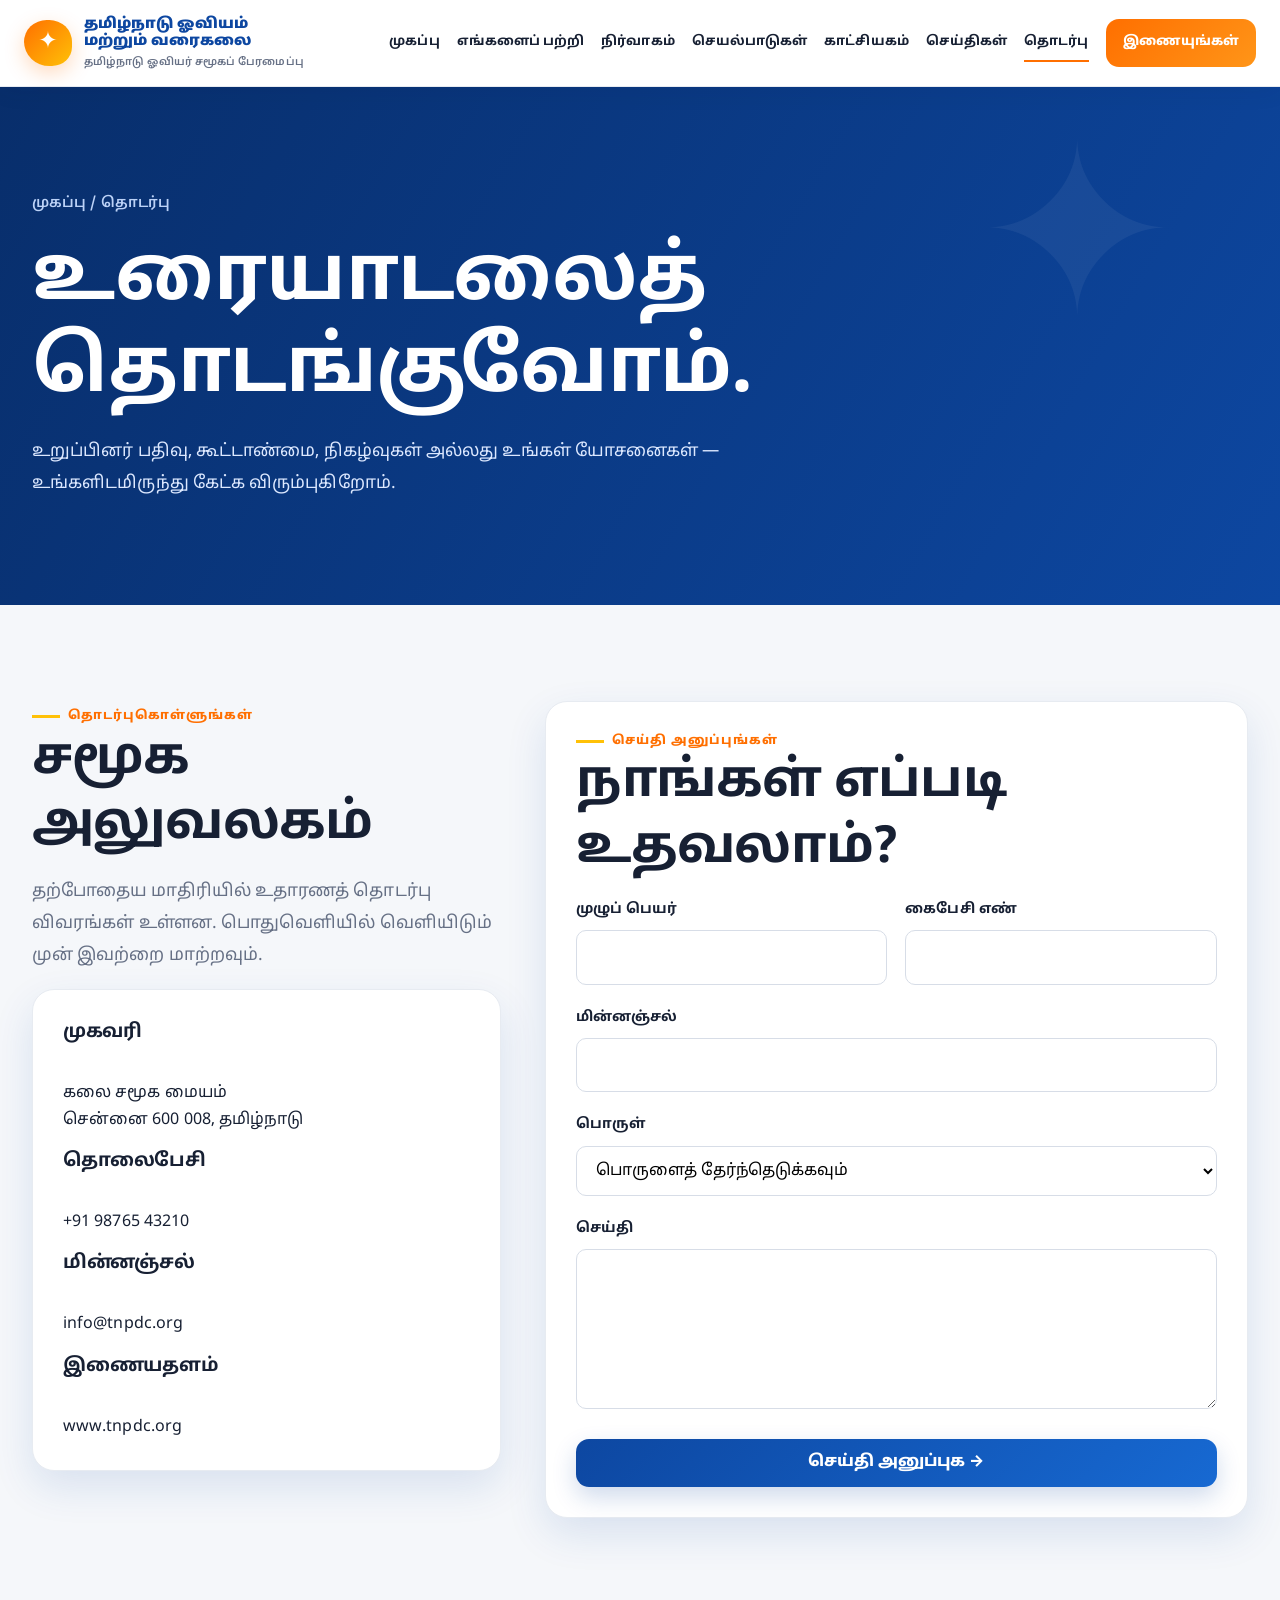
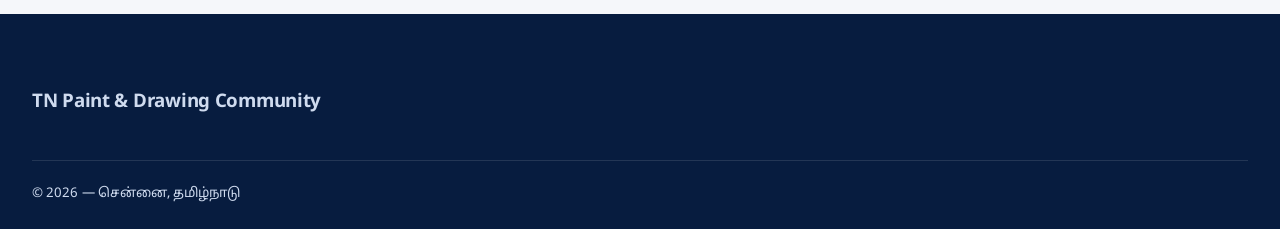
<file: contact.html>
<!doctype html><html lang="en"><head><meta charset="utf-8"><meta name="viewport" content="width=device-width,initial-scale=1"><title>Contact | TN Paint & Drawing Community</title><link href="https://fonts.googleapis.com/css2?family=Inter:wght@400;600;700;800&family=Noto+Sans+Tamil:wght@400;600;700;800&display=swap" rel="stylesheet"><link rel="stylesheet" href="css/style.css"></head><body><header class="navbar"><div class="container nav-inner"><a class="brand" href="index.html"><span class="brand-mark">✦</span><span>TN Paint & Drawing<small>தமிழ்நாடு ஓவியர் சமூகப் பேரமைப்பு</small></span></a><button class="menu-btn">☰</button><nav class="nav-links"><a href="index.html">Home</a><a href="about.html">About</a><a href="leadership.html">Leadership</a><a href="activities.html">Activities</a><a href="gallery.html">Gallery</a><a href="news.html">News</a><a class="active" href="contact.html">Contact</a><a class="btn btn-orange" href="membership.html">Join Us</a></nav></div></header><main><section class="page-hero"><div class="container"><div class="breadcrumbs">Home / Contact</div><h1>Let’s start a conversation.</h1><p class="lead" style="color:#dce8ff">Membership, partnerships, events or ideas—we’d love to hear from you.</p></div></section><section class="section alt"><div class="container contact-grid"><aside><span class="eyebrow">Get in touch</span><h2>Community office</h2><p class="lead">Our current POC uses sample contact details. Replace these before public launch.</p><div class="card"><h3>Address</h3><p>Art Community Centre<br>Chennai 600 008, Tamil Nadu</p><h3>Phone</h3><p>+91 98765 43210</p><h3>Email</h3><p>info@tnpdc.org</p><h3>Website</h3><p>www.tnpdc.org</p></div></aside><div class="card"><span class="eyebrow">Send a message</span><h2>How can we help?</h2><form class="form" data-demo><div class="form-row"><div class="field"><label for="name">Full Name</label><input id="name" name="name" required></div><div class="field"><label for="mobile">Mobile</label><input id="mobile" name="mobile" type="tel" pattern="[0-9 +()-]{8,15}" required></div></div><div class="field"><label for="email">Email</label><input id="email" name="email" type="email" required></div><div class="field"><label for="subject">Subject</label><select id="subject" name="subject" required><option value="">Select a subject</option><option>Membership</option><option>Activity Partnership</option><option>District Chapter</option><option>General Enquiry</option></select></div><div class="field"><label for="message">Message</label><textarea id="message" name="message" rows="5" minlength="10" required></textarea></div><button class="btn btn-primary" type="submit">Send Message →</button></form></div></div></section></main><footer class="footer"><div class="container"><h3>TN Paint & Drawing Community</h3><div class="copyright">© 2026 — Chennai, Tamil Nadu</div></div></footer><button class="back-top">↑</button><script src="js/main.js"></script></body></html>
</file>
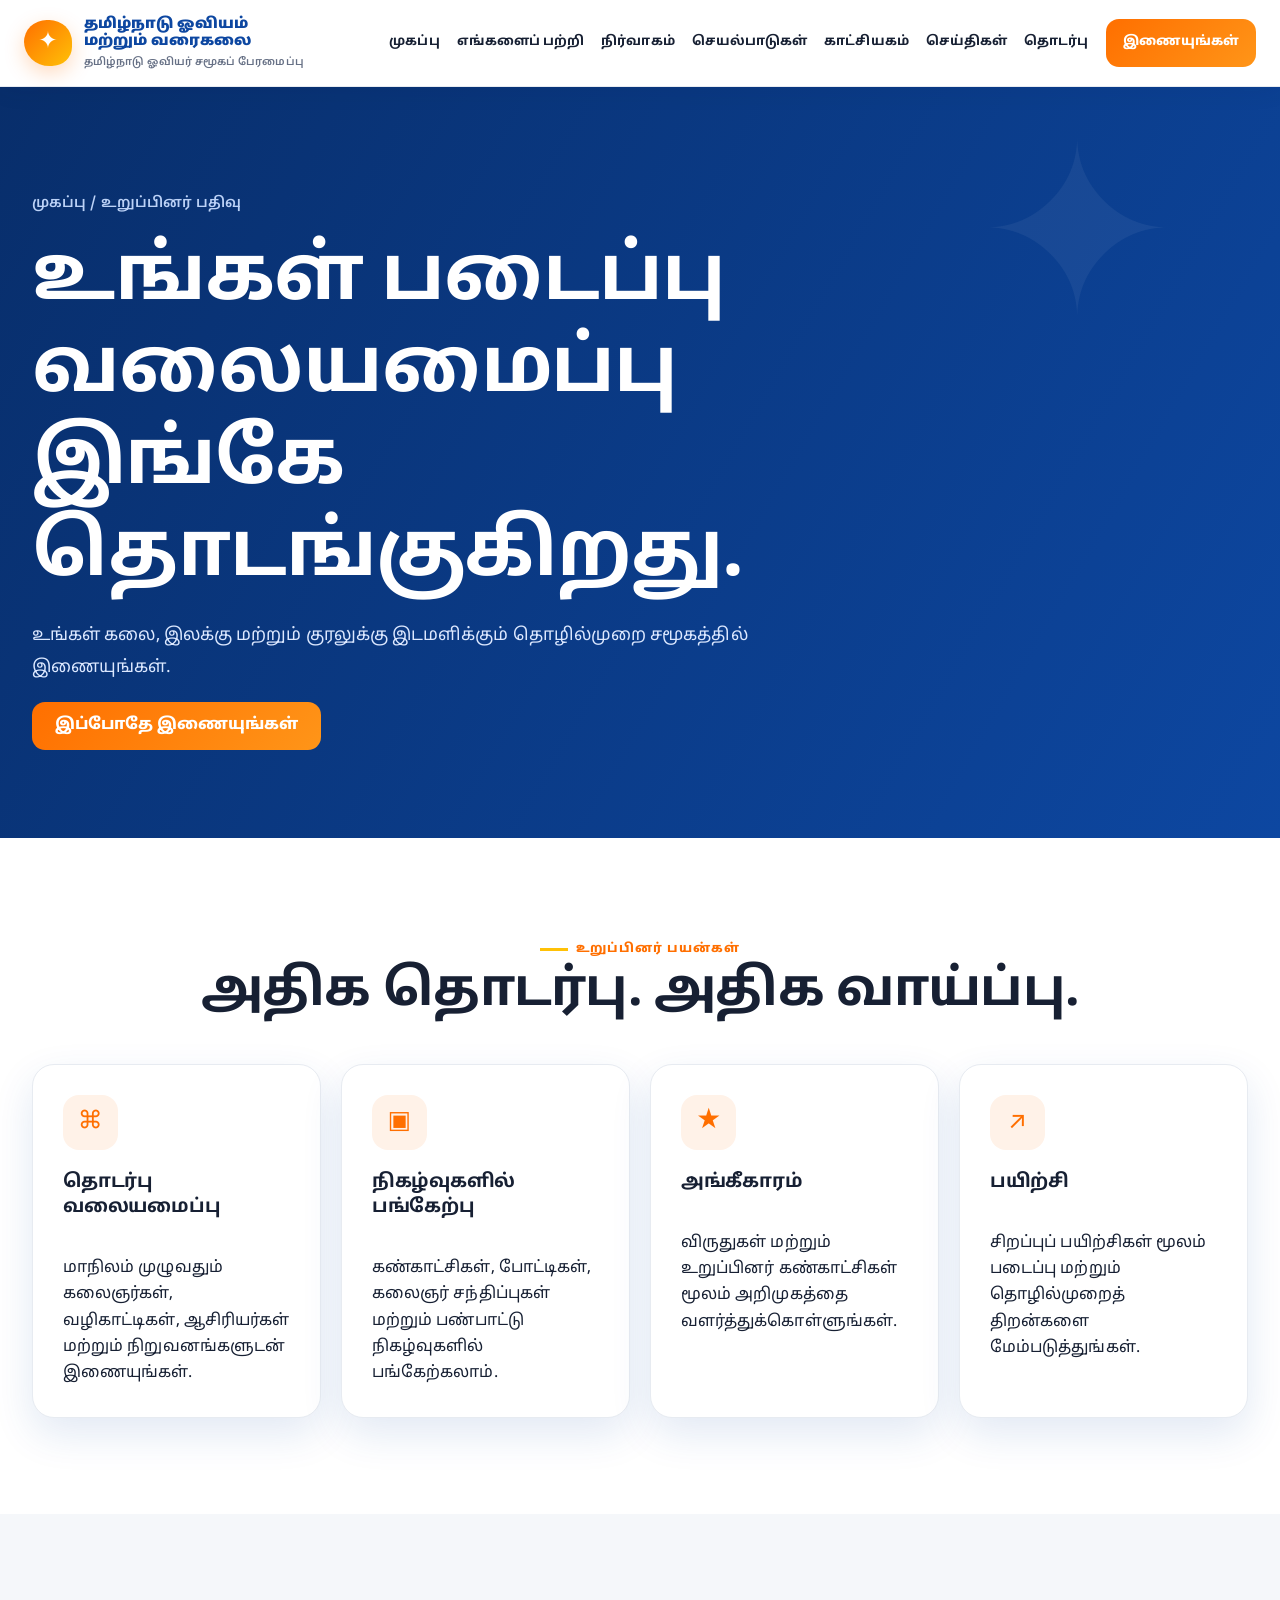
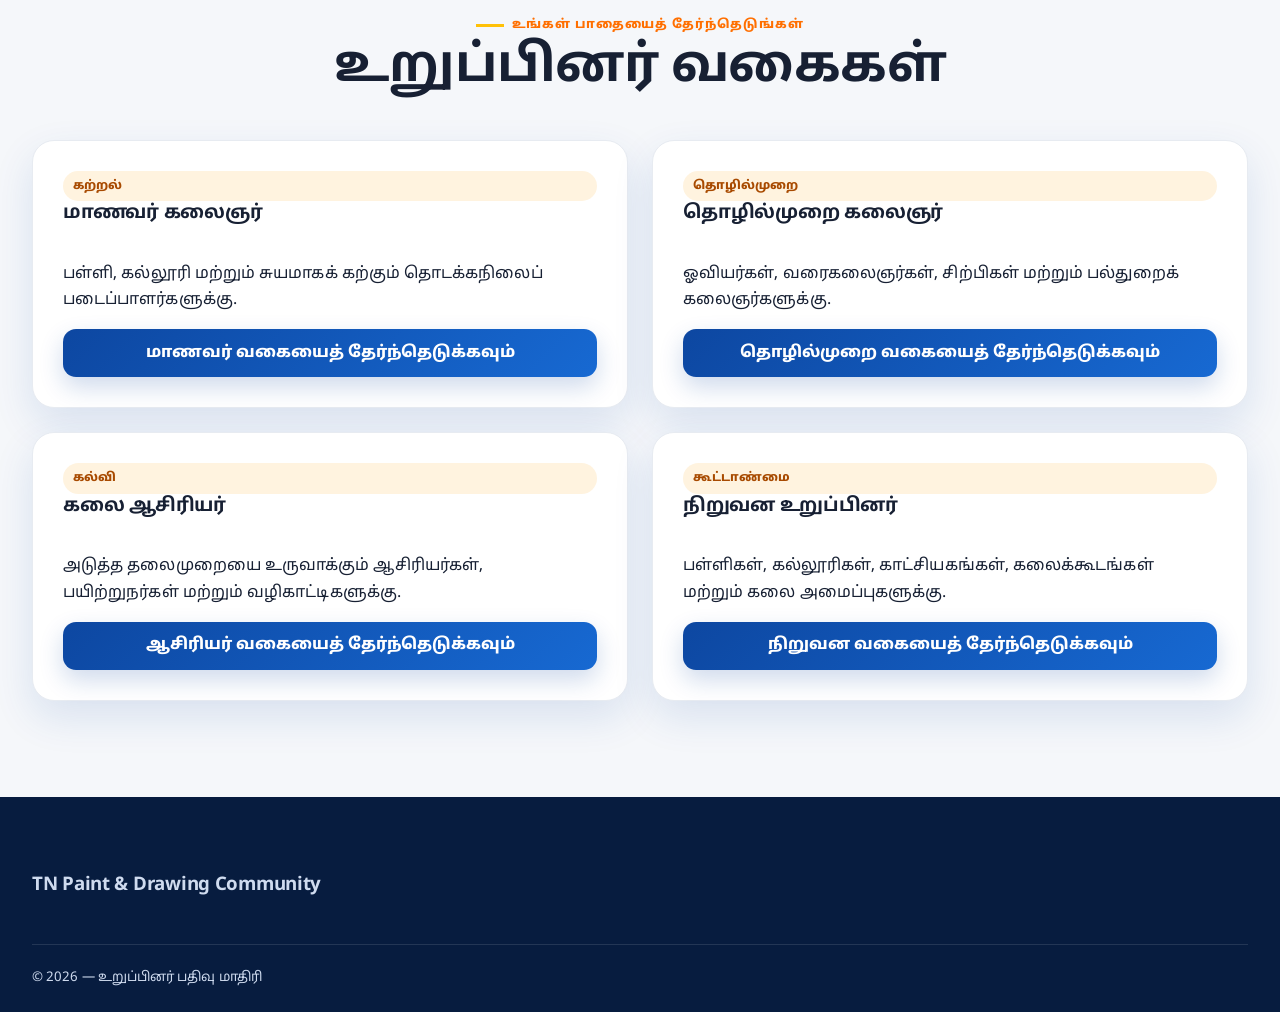
<file: membership.html>
<!doctype html><html lang="en"><head><meta charset="utf-8"><meta name="viewport" content="width=device-width,initial-scale=1"><title>Membership | TN Paint & Drawing Community</title><link href="https://fonts.googleapis.com/css2?family=Inter:wght@400;600;700;800&family=Noto+Sans+Tamil:wght@400;600;700;800&display=swap" rel="stylesheet"><link rel="stylesheet" href="css/style.css"></head><body><header class="navbar"><div class="container nav-inner"><a class="brand" href="index.html"><span class="brand-mark">✦</span><span>TN Paint & Drawing<small>தமிழ்நாடு ஓவியர் சமூகப் பேரமைப்பு</small></span></a><button class="menu-btn">☰</button><nav class="nav-links"><a href="index.html">Home</a><a href="about.html">About</a><a href="leadership.html">Leadership</a><a href="activities.html">Activities</a><a href="gallery.html">Gallery</a><a href="news.html">News</a><a href="contact.html">Contact</a><a class="btn btn-orange active" href="membership.html">Join Us</a></nav></div></header><main><section class="page-hero"><div class="container"><div class="breadcrumbs">Home / Membership</div><h1>Your creative network starts here.</h1><p class="lead" style="color:#dce8ff">Join a professional community that makes room for your art, ambition and voice.</p><button class="btn btn-orange" data-join>Join Now</button></div></section><section class="section"><div class="container"><div class="center"><span class="eyebrow">Member benefits</span><h2>More connection. More opportunity.</h2></div><div class="grid-4" style="margin-top:38px"><article class="card"><div class="icon">⌘</div><h3>Networking</h3><p>Connect with artists, mentors, teachers and institutions statewide.</p></article><article class="card"><div class="icon">▣</div><h3>Event Access</h3><p>Participate in exhibitions, contests, artist meets and cultural programs.</p></article><article class="card"><div class="icon">★</div><h3>Recognition</h3><p>Build visibility through awards, features and member showcases.</p></article><article class="card"><div class="icon">↗</div><h3>Training</h3><p>Develop creative and professional skills through focused workshops.</p></article></div></div></section><section class="section alt"><div class="container"><div class="center"><span class="eyebrow">Choose your path</span><h2>Membership types</h2></div><div class="membership-grid" style="margin-top:38px"><article class="card"><span class="tag">Learning</span><h3>Student Artist</h3><p>For school, college and independent learners beginning their creative journey.</p><button class="btn btn-primary" data-join>Choose Student</button></article><article class="card"><span class="tag">Practice</span><h3>Professional Artist</h3><p>For working painters, illustrators, sculptors and multidisciplinary artists.</p><button class="btn btn-primary" data-join>Choose Professional</button></article><article class="card"><span class="tag">Education</span><h3>Art Teacher</h3><p>For educators, trainers and mentors developing the next generation.</p><button class="btn btn-primary" data-join>Choose Teacher</button></article><article class="card"><span class="tag">Partnership</span><h3>Institution Member</h3><p>For schools, colleges, galleries, studios and arts organizations.</p><button class="btn btn-primary" data-join>Choose Institution</button></article></div></div></section></main><footer class="footer"><div class="container"><h3>TN Paint & Drawing Community</h3><div class="copyright">© 2026 — Membership POC</div></div></footer><div class="modal" id="joinModal"><div class="modal-box"><button class="close-modal">×</button><span class="eyebrow">Membership POC</span><h2>Applications open soon</h2><p>This Level 1 demo is prepared for future Google Apps Script and Sheets registration. Share your interest through the contact form for now.</p><a class="btn btn-primary" href="contact.html">Contact the Community</a></div></div><button class="back-top">↑</button><script src="js/main.js"></script></body></html>
</file>
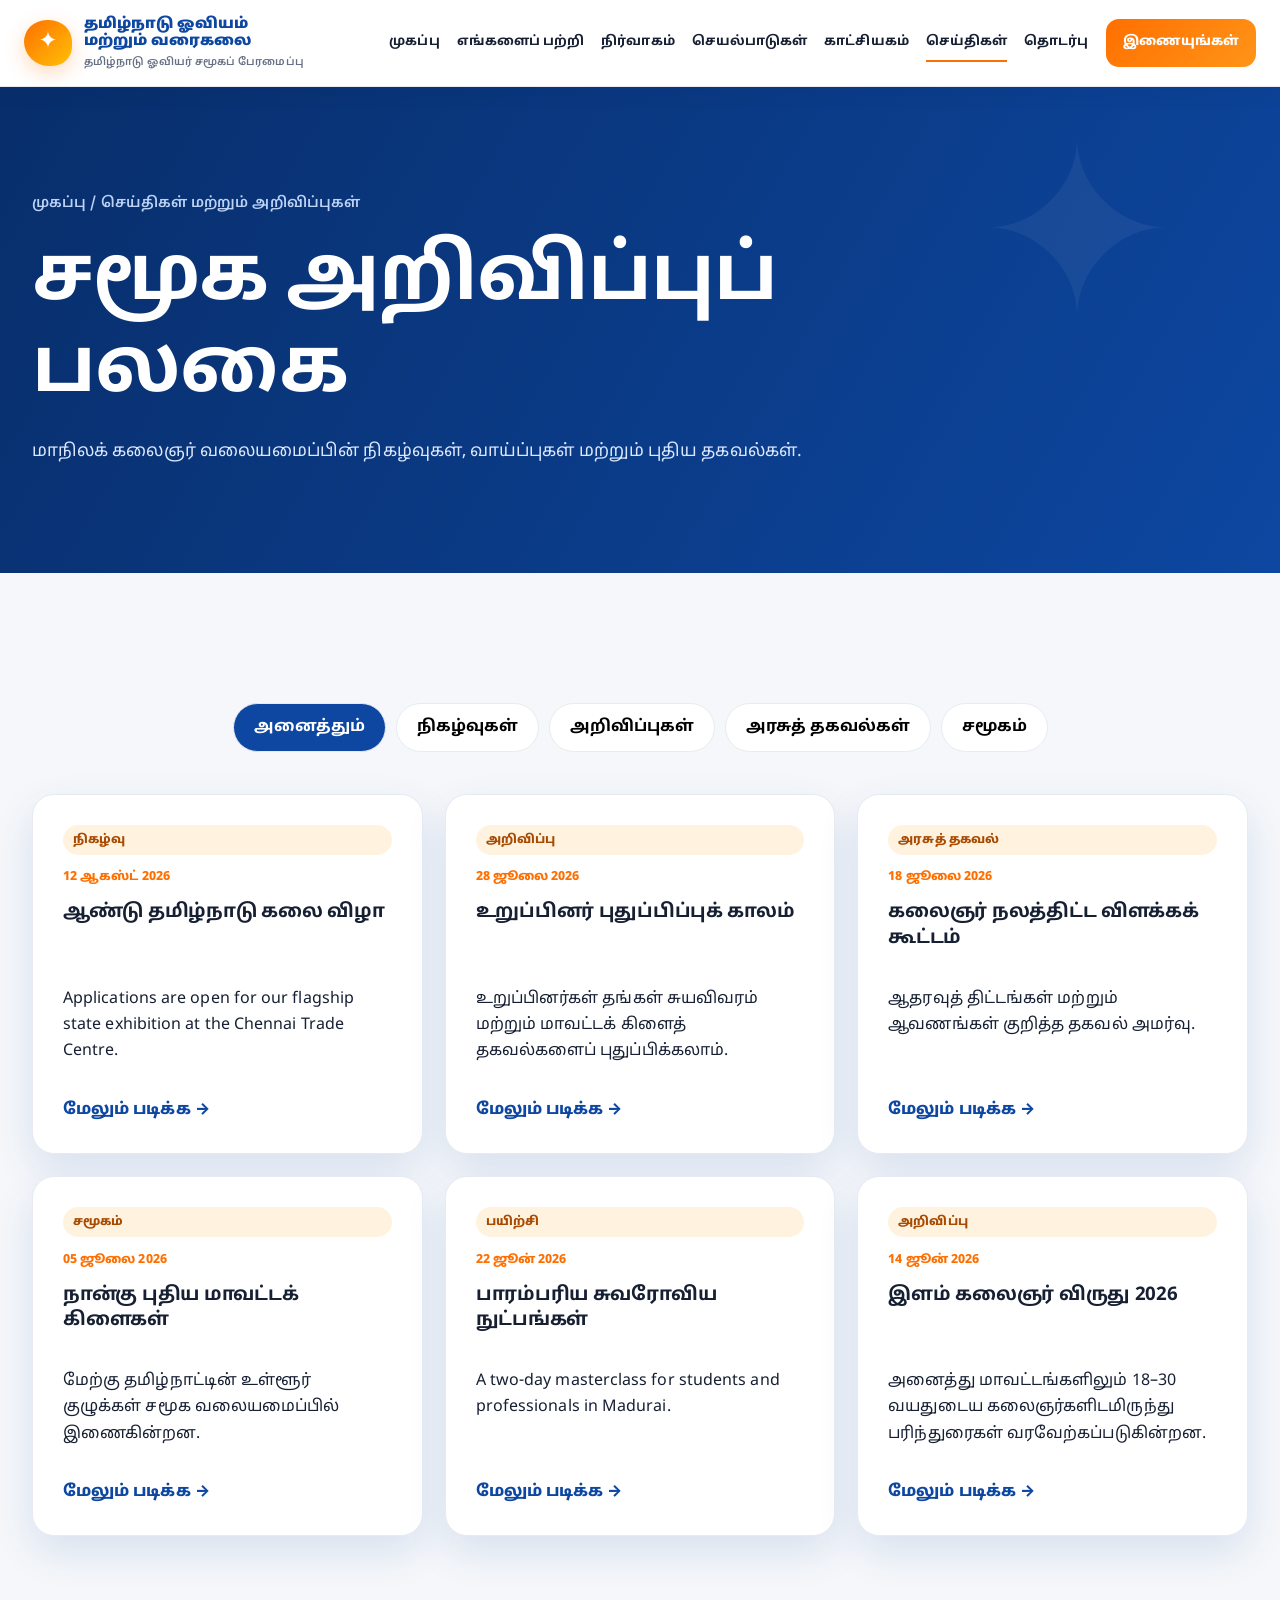
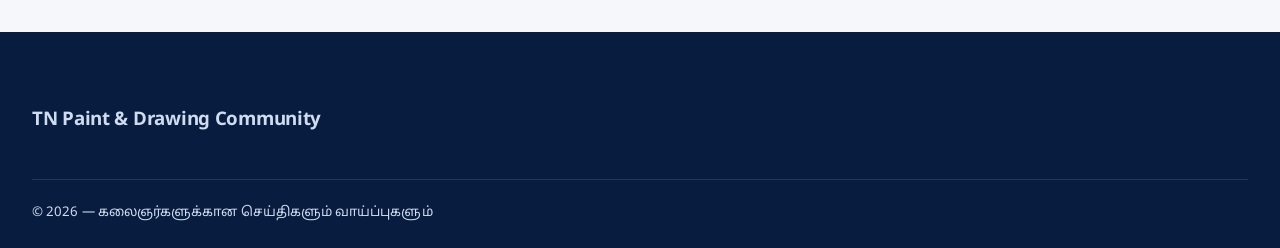
<file: news.html>
<!doctype html><html lang="en"><head><meta charset="utf-8"><meta name="viewport" content="width=device-width,initial-scale=1"><title>News | TN Paint & Drawing Community</title><link href="https://fonts.googleapis.com/css2?family=Inter:wght@400;600;700;800&family=Noto+Sans+Tamil:wght@400;600;700;800&display=swap" rel="stylesheet"><link rel="stylesheet" href="css/style.css"></head><body><header class="navbar"><div class="container nav-inner"><a class="brand" href="index.html"><span class="brand-mark">✦</span><span>TN Paint & Drawing<small>தமிழ்நாடு ஓவியர் சமூகப் பேரமைப்பு</small></span></a><button class="menu-btn">☰</button><nav class="nav-links"><a href="index.html">Home</a><a href="about.html">About</a><a href="leadership.html">Leadership</a><a href="activities.html">Activities</a><a href="gallery.html">Gallery</a><a class="active" href="news.html">News</a><a href="contact.html">Contact</a><a class="btn btn-orange" href="membership.html">Join Us</a></nav></div></header><main><section class="page-hero"><div class="container"><div class="breadcrumbs">Home / News & Announcements</div><h1>Community noticeboard</h1><p class="lead" style="color:#dce8ff">Events, opportunities and updates from across our statewide artist network.</p></div></section><section class="section alt"><div class="container"><div class="filter-bar"><button class="filter-btn active" data-filter="all">All</button><button class="filter-btn" data-filter="events">Events</button><button class="filter-btn" data-filter="notices">Notices</button><button class="filter-btn" data-filter="government">Government Updates</button><button class="filter-btn" data-filter="community">Community</button></div><div class="news-list"><article class="card" data-category="events"><span class="tag">Event</span><p class="date">12 August 2026</p><h3>Annual Tamil Nadu Art Festival</h3><p>Applications are open for our flagship state exhibition at the Chennai Trade Centre.</p><a href="#" style="color:var(--blue);font-weight:800">Read more →</a></article><article class="card" data-category="notices"><span class="tag">Notice</span><p class="date">28 July 2026</p><h3>Membership Renewal Window</h3><p>Existing members can update their profile and district chapter information.</p><a href="#" style="color:var(--blue);font-weight:800">Read more →</a></article><article class="card" data-category="government"><span class="tag">Government</span><p class="date">18 July 2026</p><h3>Artist Welfare Scheme Briefing</h3><p>An information session on available support programs and documentation.</p><a href="#" style="color:var(--blue);font-weight:800">Read more →</a></article><article class="card" data-category="community"><span class="tag">Community</span><p class="date">05 July 2026</p><h3>Four New District Chapters</h3><p>Local coordination teams join the community network in western Tamil Nadu.</p><a href="#" style="color:var(--blue);font-weight:800">Read more →</a></article><article class="card" data-category="events"><span class="tag">Workshop</span><p class="date">22 June 2026</p><h3>Traditional Mural Techniques</h3><p>A two-day masterclass for students and professionals in Madurai.</p><a href="#" style="color:var(--blue);font-weight:800">Read more →</a></article><article class="card" data-category="notices"><span class="tag">Announcement</span><p class="date">14 June 2026</p><h3>Young Artist Award 2026</h3><p>Nominations are invited for artists aged 18–30 across all districts.</p><a href="#" style="color:var(--blue);font-weight:800">Read more →</a></article></div></div></section></main><footer class="footer"><div class="container"><h3>TN Paint & Drawing Community</h3><div class="copyright">© 2026 — News and opportunities for artists</div></div></footer><button class="back-top">↑</button><script src="js/main.js"></script></body></html>
</file>
<file: css/style.css>
:root{--blue:#0d47a1;--blue2:#082e6b;--orange:#ff6f00;--gold:#ffc107;--ink:#172033;--muted:#667085;--paper:#fff;--wash:#f5f7fa;--line:#e7ebf1;--shadow:0 16px 40px rgba(13,71,161,.12);--radius:22px}
*{box-sizing:border-box}html{scroll-behavior:smooth}body{margin:0;color:var(--ink);background:var(--paper);font-family:"Noto Sans Tamil","Inter",system-ui,sans-serif;line-height:1.65}body.loading{overflow:hidden}a{text-decoration:none;color:inherit}img{max-width:100%;display:block}button,input,textarea,select{font:inherit}.container{width:min(1180px,calc(100% - 40px));margin:auto}.section{padding:88px 0}.section.alt{background:var(--wash)}.eyebrow{display:inline-flex;align-items:center;gap:8px;color:var(--orange);font-size:.78rem;font-weight:800;letter-spacing:.12em;text-transform:uppercase}.eyebrow:before{content:"";width:28px;height:3px;background:var(--gold)}h1,h2,h3,h4{line-height:1.18;margin-top:0}h1{font-size:clamp(2.5rem,6vw,5rem)}h2{font-size:clamp(2rem,4vw,3.2rem);margin-bottom:16px}.lead{font-size:1.08rem;color:var(--muted);max-width:720px}.center{text-align:center}.center .lead{margin-inline:auto}.topbar{background:var(--blue2);color:#dce8ff;font-size:.82rem}.topbar .container{display:flex;justify-content:space-between;padding:7px 0}.navbar{position:sticky;top:0;z-index:50;background:rgba(255,255,255,.94);backdrop-filter:blur(16px);border-bottom:1px solid var(--line)}.nav-inner{height:78px;display:flex;align-items:center;justify-content:space-between;gap:24px}.brand{display:flex;align-items:center;gap:12px;font-weight:900;color:var(--blue);line-height:1.2}.brand-mark{width:46px;height:46px;border-radius:50% 50% 44% 56%;display:grid;place-items:center;color:white;background:linear-gradient(135deg,var(--orange),var(--gold));font-size:1.45rem;box-shadow:0 7px 20px #ff6f0040}.brand small{display:block;color:var(--muted);font-size:.66rem;font-weight:600}.nav-links{display:flex;align-items:center;gap:22px;font-size:.88rem;font-weight:700}.nav-links a{position:relative}.nav-links a:not(.btn):after{content:"";position:absolute;left:0;right:100%;bottom:-8px;height:2px;background:var(--orange);transition:.25s}.nav-links a:hover:after,.nav-links a.active:after{right:0}.btn{border:0;border-radius:12px;padding:13px 21px;font-weight:800;cursor:pointer;display:inline-flex;align-items:center;justify-content:center;gap:8px;transition:.25s}.btn:hover{transform:translateY(-2px)}.btn-primary{color:#fff;background:linear-gradient(135deg,var(--blue),#1769d2);box-shadow:0 10px 24px #0d47a133}.btn-orange{color:#fff;background:linear-gradient(135deg,var(--orange),#ff9518)}.btn-outline{border:2px solid currentColor;color:var(--blue);background:transparent}.menu-btn{display:none;background:none;border:0;font-size:1.6rem;color:var(--blue)}.hero{min-height:720px;display:grid;align-items:center;position:relative;overflow:hidden;background:linear-gradient(90deg,rgba(5,27,67,.94),rgba(13,71,161,.78) 50%,rgba(13,71,161,.28)),url('https://images.unsplash.com/photo-1549490349-8643362247b5?auto=format&fit=crop&w=1800&q=85') center/cover}.hero:after{content:"";position:absolute;width:420px;height:420px;border:80px solid rgba(255,193,7,.12);border-radius:50%;right:-140px;top:-100px}.hero-content{position:relative;z-index:1;color:white;max-width:800px}.hero h1{margin:18px 0}.hero .tamil{color:#ffd454;font-size:clamp(1.45rem,3vw,2.3rem);font-weight:800}.hero p{font-size:1.15rem;color:#e7efff;max-width:650px}.actions{display:flex;gap:14px;flex-wrap:wrap;margin-top:30px}.stats{margin-top:-62px;position:relative;z-index:3}.stats-grid,.grid-4{display:grid;grid-template-columns:repeat(4,1fr);gap:20px}.stat,.card{background:#fff;border:1px solid var(--line);border-radius:var(--radius);box-shadow:var(--shadow)}.stat{padding:27px;text-align:center}.stat strong{display:block;font-size:2.2rem;color:var(--blue)}.stat span{color:var(--muted);font-size:.9rem}.card{padding:28px;transition:.3s}.card:hover{transform:translateY(-6px);box-shadow:0 22px 50px rgba(13,71,161,.16)}.icon{width:55px;height:55px;border-radius:16px;background:#fff2e8;color:var(--orange);display:grid;place-items:center;font-size:1.55rem;margin-bottom:20px}.split{display:grid;grid-template-columns:1.05fr .95fr;gap:70px;align-items:center}.art-frame{padding:12px;background:#fff;border:1px solid #e8d9bd;box-shadow:var(--shadow);transform:rotate(1deg)}.art-frame img{height:460px;width:100%;object-fit:cover}.check-list{list-style:none;padding:0}.check-list li{padding:8px 0}.check-list li:before{content:"✓";color:var(--orange);font-weight:900;margin-right:10px}.activity-card{padding:0;overflow:hidden}.activity-card img{height:210px;width:100%;object-fit:cover}.activity-card .content{padding:24px}.leaders img{width:100%;height:290px;object-fit:cover;border-radius:16px 16px 5px 5px;filter:saturate(.85)}.leaders .card{padding:10px 10px 22px}.leaders h3{margin:17px 12px 3px;color:var(--blue)}.leaders p{margin:0 12px;color:var(--orange);font-weight:700}.news-list{display:grid;grid-template-columns:repeat(3,1fr);gap:22px}.date{font-size:.78rem;color:var(--orange);font-weight:800;text-transform:uppercase}.gallery{display:grid;grid-template-columns:2fr 1fr 1fr;grid-auto-rows:220px;gap:16px}.gallery button{border:0;padding:0;overflow:hidden;border-radius:18px;cursor:pointer;position:relative}.gallery button:first-child{grid-row:span 2}.gallery img{width:100%;height:100%;object-fit:cover;transition:.4s}.gallery button:hover img{transform:scale(1.06)}.cta{background:linear-gradient(120deg,var(--blue2),var(--blue) 60%,#1b6cd4);color:#fff;border-radius:30px;padding:56px;display:flex;justify-content:space-between;align-items:center;gap:30px;overflow:hidden;position:relative}.cta h2{margin:0}.cta p{color:#dce8ff}.page-hero{padding:100px 0 80px;color:#fff;background:linear-gradient(120deg,var(--blue2),var(--blue));position:relative;overflow:hidden}.page-hero:after{content:"✦";position:absolute;right:8%;top:-30px;font-size:240px;color:#ffffff0e}.breadcrumbs{color:#bcd2f7;font-size:.9rem}.timeline{border-left:3px solid var(--gold);padding-left:30px}.milestone{position:relative;margin-bottom:35px}.milestone:before{content:"";position:absolute;width:15px;height:15px;background:var(--orange);border:4px solid #fff;border-radius:50%;left:-40px;top:4px;box-shadow:0 0 0 2px var(--orange)}.committee{display:grid;grid-template-columns:repeat(3,1fr);gap:24px}.tag{display:inline-block;background:#fff3df;color:#a84a00;padding:5px 10px;border-radius:99px;font-size:.76rem;font-weight:800}.filter-bar{display:flex;gap:10px;justify-content:center;flex-wrap:wrap;margin:30px 0}.filter-btn{border:1px solid var(--line);background:white;padding:10px 16px;border-radius:99px;cursor:pointer}.filter-btn.active{background:var(--blue);color:#fff}.membership-grid{display:grid;grid-template-columns:repeat(2,1fr);gap:24px}.form{display:grid;gap:18px}.form-row{display:grid;grid-template-columns:1fr 1fr;gap:18px}.field label{display:block;font-weight:700;font-size:.88rem;margin-bottom:7px}.field input,.field textarea,.field select{width:100%;padding:13px 15px;border:1px solid #d7dde7;border-radius:10px;outline:none}.field input:focus,.field textarea:focus,.field select:focus{border-color:var(--blue);box-shadow:0 0 0 3px #0d47a117}.contact-grid{display:grid;grid-template-columns:.8fr 1.2fr;gap:35px}.footer{background:#071c3f;color:#cfdbef;padding:70px 0 24px}.footer-grid{display:grid;grid-template-columns:1.5fr 1fr 1fr 1.1fr;gap:40px}.footer h4{color:#fff}.footer a{display:block;margin:9px 0;color:#cfdbef}.copyright{border-top:1px solid #ffffff1d;margin-top:45px;padding-top:22px;font-size:.83rem;display:flex;justify-content:space-between}.loader{position:fixed;inset:0;background:#fff;z-index:999;display:grid;place-items:center;transition:.4s}.loader.hide{opacity:0;visibility:hidden}.palette{width:58px;height:58px;border:7px solid var(--blue);border-top-color:var(--orange);border-radius:50%;animation:spin .8s linear infinite}@keyframes spin{to{transform:rotate(360deg)}}.reveal{opacity:0;transform:translateY(24px);transition:.7s}.reveal.visible{opacity:1;transform:none}.back-top{position:fixed;right:22px;bottom:22px;width:44px;height:44px;border:0;border-radius:50%;background:var(--orange);color:#fff;font-size:1.2rem;cursor:pointer;opacity:0;transform:translateY(15px);transition:.25s;z-index:20}.back-top.show{opacity:1;transform:none}.modal{position:fixed;inset:0;background:#071c3fcc;z-index:100;display:none;place-items:center;padding:20px}.modal.open{display:grid}.modal-box{background:#fff;padding:35px;border-radius:20px;max-width:500px;width:100%;position:relative}.close-modal{position:absolute;right:16px;top:12px;border:0;background:none;font-size:1.5rem;cursor:pointer}.lightbox .modal-box{max-width:1000px;padding:10px;background:#111}.lightbox img{max-height:80vh;margin:auto}
@media(max-width:980px){.nav-links{display:none;position:absolute;left:20px;right:20px;top:85px;background:white;border-radius:16px;padding:24px;box-shadow:var(--shadow);flex-direction:column;align-items:stretch}.nav-links.open{display:flex}.menu-btn{display:block}.stats-grid,.grid-4{grid-template-columns:repeat(2,1fr)}.split,.contact-grid{grid-template-columns:1fr}.committee{grid-template-columns:repeat(2,1fr)}.footer-grid{grid-template-columns:repeat(2,1fr)}.gallery{grid-template-columns:1fr 1fr}.gallery button:first-child{grid-row:span 1}.news-list{grid-template-columns:1fr 1fr}}
@media(max-width:620px){.topbar{display:none}.container{width:min(100% - 28px,1180px)}.section{padding:65px 0}.hero{min-height:680px}.stats-grid,.grid-4,.committee,.membership-grid,.news-list,.form-row,.footer-grid{grid-template-columns:1fr}.stats{margin-top:-35px}.gallery{grid-template-columns:1fr;grid-auto-rows:240px}.cta{padding:35px 25px;display:block}.copyright{display:block}.art-frame img{height:330px}.brand span:last-child{font-size:.86rem}}

/* Tamil-first professional layout refinements */
html{font-size:16px}body{letter-spacing:.005em;text-rendering:optimizeLegibility}.container{width:min(1240px,calc(100% - 64px))}.nav-inner{width:min(1340px,calc(100% - 48px));height:86px}.navbar{box-shadow:0 4px 24px rgba(7,28,63,.06)}.brand{flex:0 0 auto;max-width:285px}.brand-mark{flex:0 0 48px}.brand>span:last-child{font-family:"Noto Sans Tamil","Inter",sans-serif;font-size:.92rem}.brand small{margin-top:4px;line-height:1.45}.nav-links{gap:17px;white-space:nowrap}.nav-links a{font-family:"Noto Sans Tamil","Inter",sans-serif;font-size:.82rem}.nav-links .btn{padding:12px 17px}h1,h2,h3,h4{font-family:"Noto Sans Tamil","Inter",sans-serif;letter-spacing:-.015em}h1{line-height:1.2}h2{line-height:1.28}h3{line-height:1.35}.lead{line-height:1.85}.section{padding:96px 0}.eyebrow{line-height:1.5;letter-spacing:.08em}.hero{min-height:760px;background-position:center}.hero-content{max-width:850px;padding-block:72px}.hero h1{max-width:820px;margin:20px 0 14px}.hero .tamil{max-width:790px;line-height:1.55}.hero p{max-width:720px;line-height:1.9}.actions{gap:16px;margin-top:34px}.btn{min-height:48px;padding:13px 23px;border-radius:13px;line-height:1.35}.stats-grid{align-items:stretch}.stat{min-height:150px;display:flex;flex-direction:column;justify-content:center;padding:24px 18px}.stat strong{line-height:1.2}.stat span{font-weight:600;line-height:1.55}.split{gap:clamp(44px,6vw,80px)}.split>*,.contact-grid>*{min-width:0}.card{height:100%;display:flex;flex-direction:column;padding:30px}.card>p:last-child{margin-bottom:0}.grid-4,.committee,.news-list,.membership-grid{align-items:stretch}.grid-4>*,.committee>*,.news-list>*,.membership-grid>*{min-width:0}.activity-card .content{display:flex;flex-direction:column;flex:1}.activity-card .content h3{min-height:2.7em;margin-bottom:10px}.activity-card .content p{margin-top:0}.activity-card img{height:230px}.leaders .card{display:block}.leaders h3{min-height:2.7em;display:flex;align-items:flex-end}.leaders p{line-height:1.6}.news-list .card a{margin-top:auto;padding-top:16px}.news-list .card h3{min-height:2.7em}.gallery{gap:20px}.gallery button{box-shadow:0 10px 30px rgba(7,28,63,.12)}.cta{padding:58px 64px;isolation:isolate}.cta:after{content:"";position:absolute;width:240px;height:240px;border:45px solid rgba(255,193,7,.1);border-radius:50%;right:18%;bottom:-150px;z-index:-1}.cta>div{max-width:760px}.cta p{margin-bottom:0}.page-hero{padding:105px 0 88px}.page-hero h1{max-width:850px;margin:18px 0}.page-hero .lead{max-width:800px}.breadcrumbs{font-weight:600}.timeline{margin-left:10px}.milestone h3{margin-bottom:7px}.milestone p{margin-top:0}.committee:has(>article:nth-child(6)){grid-template-columns:repeat(3,1fr)}.grid-4:has(>article:nth-child(6)){grid-template-columns:repeat(3,1fr)}.filter-bar{margin:34px 0 42px}.filter-btn{min-height:44px;padding:10px 20px;font-family:"Noto Sans Tamil","Inter",sans-serif;font-weight:700;transition:.2s}.form{gap:21px}.field label{font-family:"Noto Sans Tamil","Inter",sans-serif;margin-bottom:9px}.field input,.field textarea,.field select{min-height:50px;background:#fff}.contact-grid{gap:44px;align-items:start}.contact-grid aside .card{height:auto}.footer{padding-top:76px}.footer-grid{align-items:start}.footer p,.footer a{line-height:1.8}.copyright{align-items:center;gap:20px}.back-top{box-shadow:0 10px 25px rgba(255,111,0,.3)}

@media(max-width:1240px){.container{width:min(100% - 48px,1180px)}.nav-inner{width:calc(100% - 40px)}.nav-links{display:none;position:absolute;left:24px;right:24px;top:96px;background:white;border:1px solid var(--line);border-radius:18px;padding:22px;box-shadow:var(--shadow);flex-direction:column;align-items:stretch;gap:4px;white-space:normal}.nav-links.open{display:flex}.nav-links a{font-size:.95rem;padding:11px 12px;border-radius:9px}.nav-links a:hover{background:var(--wash)}.nav-links a:not(.btn):after{display:none}.menu-btn{display:block;width:46px;height:46px;border-radius:12px;background:var(--wash);cursor:pointer}.menu-btn:hover{background:#e9f0fb}.grid-4{grid-template-columns:repeat(2,1fr)}.committee:has(>article:nth-child(6)),.grid-4:has(>article:nth-child(6)){grid-template-columns:repeat(2,1fr)}}
@media(max-width:900px){.section{padding:78px 0}.hero{min-height:700px}.hero-content{padding-block:58px}.stats{margin-top:-48px}.split,.contact-grid{gap:48px}.committee{grid-template-columns:repeat(2,1fr)}.news-list{grid-template-columns:repeat(2,1fr)}.footer-grid{grid-template-columns:repeat(2,1fr)}.cta{padding:46px;align-items:flex-start;flex-direction:column}.page-hero{padding:82px 0 70px}}
@media(max-width:640px){.container{width:calc(100% - 30px)}.nav-inner{width:calc(100% - 28px);height:76px}.brand{max-width:245px;gap:9px}.brand-mark{width:42px;height:42px;flex-basis:42px}.brand>span:last-child{font-size:.78rem}.brand small{font-size:.59rem}.menu-btn{width:42px;height:42px}.nav-links{left:14px;right:14px;top:84px;max-height:calc(100vh - 100px);overflow-y:auto}.hero{min-height:650px}.hero-content{padding-block:48px}.hero h1{font-size:clamp(2.15rem,11vw,3.1rem)}.hero .tamil{font-size:1.25rem}.hero p{font-size:1rem}.actions{display:grid}.actions .btn{width:100%}.stats{margin-top:-28px}.stats-grid,.grid-4,.committee,.committee:has(>article:nth-child(6)),.grid-4:has(>article:nth-child(6)),.news-list,.membership-grid,.footer-grid{grid-template-columns:1fr}.stat{min-height:125px}.section{padding:64px 0}.section .center{padding-inline:4px}.activity-card .content h3,.news-list .card h3,.leaders h3{min-height:auto}.split{gap:38px}.art-frame{padding:8px}.art-frame img{height:310px}.page-hero{padding:68px 0 58px}.page-hero h1{font-size:2.25rem}.gallery{gap:14px}.cta{padding:34px 24px;border-radius:22px}.cta h2{font-size:1.8rem}.card{padding:24px}.activity-card{padding:0}.activity-card img{height:220px}.activity-card .content{padding:22px}.form-row{grid-template-columns:1fr}.footer{padding-top:58px}.copyright{line-height:1.7}.back-top{right:16px;bottom:16px}}

.hero h1{max-width:760px;font-size:clamp(2.9rem,4.6vw,4.25rem);line-height:1.28;overflow-wrap:break-word}.hero .tamil{max-width:760px;font-size:clamp(1.35rem,2.2vw,1.9rem);line-height:1.5}.hero p{max-width:700px}.loader{transition:.22s}
@media(max-width:640px){.hero{min-height:680px}.hero h1{font-size:clamp(1.95rem,9.3vw,2.35rem);line-height:1.38;max-width:100%}.hero .tamil{font-size:1.12rem;line-height:1.6}.hero p{font-size:.96rem;line-height:1.8}.eyebrow{font-size:.68rem}.topbar{display:none}}
</file>
